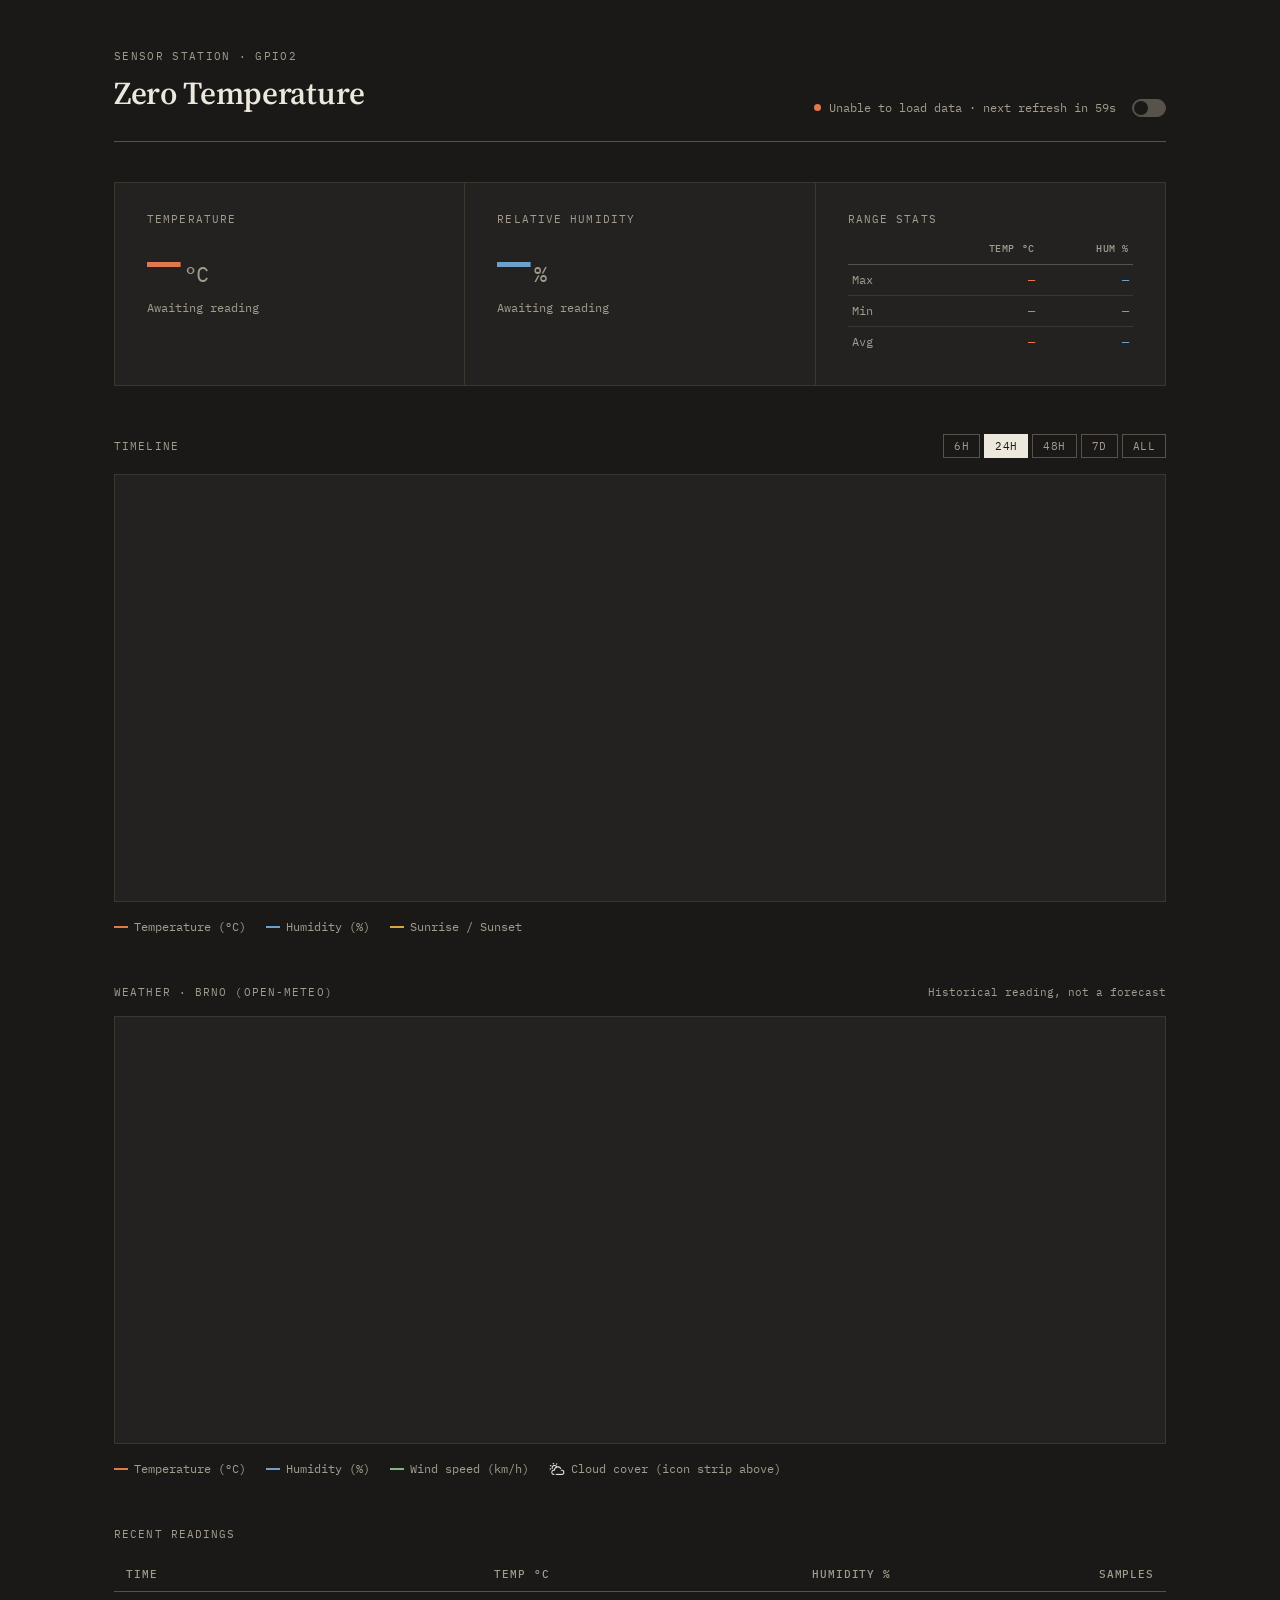
<file: web/index.html>
<!DOCTYPE html>
<html lang="en">
<head>
<meta charset="UTF-8">
<meta name="viewport" content="width=device-width, initial-scale=1.0">
<title>Zero</title>
<script>
  if (localStorage.getItem('theme') === 'light') {
    document.documentElement.setAttribute('data-theme', 'light');
  }
</script>
<link rel="preconnect" href="https://fonts.googleapis.com">
<link rel="preconnect" href="https://fonts.gstatic.com" crossorigin>
<link href="https://fonts.googleapis.com/css2?family=Source+Serif+4:opsz,wght@8..60,400;8..60,600&family=IBM+Plex+Mono:wght@400;500;600&display=swap" rel="stylesheet">
<link rel="stylesheet" href="css/style.css">
<link rel="icon" id="favicon" href="icon/thermometer-48.png">
</head>
<body>
<div class="page">

  <header>
    <div class="title-block">
      <span class="eyebrow">Sensor Station · GPIO2</span>
      <h1>Zero Temperature</h1>
    </div>
    <div class="header-right">
      <div class="status">
        <span class="pulse-dot"></span>
        <span id="last-updated">Loading…</span>
      </div>
      <label class="theme-toggle" title="Toggle light/dark theme">
        <input type="checkbox" id="theme-switch">
        <span class="theme-toggle-track"><span class="theme-toggle-thumb"></span></span>
      </label>
    </div>
  </header>

  <div class="hero" id="hero">
    <div class="hero-cell">
      <span class="hero-label">Temperature</span>
      <div class="hero-value temp" id="current-temp">—<span class="hero-unit">°C</span><span class="trend-badge" id="temp-trend"></span></div>
      <span class="hero-meta" id="temp-meta">Awaiting reading</span>
    </div>
    <div class="hero-cell">
      <span class="hero-label">Relative Humidity</span>
      <div class="hero-value humidity" id="current-humidity">—<span class="hero-unit">%</span></div>
      <span class="hero-meta" id="humidity-meta">Awaiting reading</span>
    </div>
    <div class="hero-cell stats-cell">
      <span class="hero-label">Range Stats</span>
      <table id="stats-table">
        <thead>
          <tr><th></th><th>Temp °C</th><th>Hum %</th></tr>
        </thead>
        <tbody>
          <tr><td>Max</td><td class="temp-cell" id="stat-temp-max">—</td><td class="humidity-cell" id="stat-hum-max">—</td></tr>
          <tr><td>Min</td><td class="temp-cell" id="stat-temp-min">—</td><td class="humidity-cell" id="stat-hum-min">—</td></tr>
          <tr><td>Avg</td><td class="temp-cell" id="stat-temp-avg">—</td><td class="humidity-cell" id="stat-hum-avg">—</td></tr>
        </tbody>
      </table>
    </div>
  </div>

  <div class="section-label">
    <span>Timeline</span>
    <div class="range-buttons" id="range-buttons">
      <button class="range-btn" data-delta="-6 hours">6H</button>
      <button class="range-btn active" data-delta="-24 hours">24H</button>
      <button class="range-btn" data-delta="-48 hours">48H</button>
      <button class="range-btn" data-delta="-7 days">7D</button>
      <button class="range-btn" data-delta="-8760 hours">ALL</button>
    </div>
  </div>

  <div class="chart-frame">
    <svg id="chart" viewBox="0 0 1040 400" width="100%" preserveAspectRatio="xMidYMid meet"></svg>
  </div>

  <div class="legend">
    <div class="legend-item"><span class="legend-swatch temp"></span> Temperature (°C)</div>
    <div class="legend-item"><span class="legend-swatch humidity"></span> Humidity (%)</div>
    <div class="legend-item"><span class="legend-swatch sun"></span> Sunrise / Sunset</div>
  </div>

  <div class="section-label">
    <span>Weather · Brno (Open-Meteo)</span>
    <span class="weather-note">Historical reading, not a forecast</span>
  </div>

  <div class="chart-frame">
    <svg id="chart-weather" viewBox="0 0 1040 400" width="100%" preserveAspectRatio="xMidYMid meet"></svg>
  </div>

  <div class="legend">
    <div class="legend-item"><span class="legend-swatch temp"></span> Temperature (°C)</div>
    <div class="legend-item"><span class="legend-swatch humidity"></span> Humidity (%)</div>
    <div class="legend-item"><span class="legend-swatch wind"></span> Wind speed (km/h)</div>
    <div class="legend-item"><img class="legend-icon" src="icon/partly-cloudy-day-48.png" alt=""> Cloud cover (icon strip above)</div>
  </div>

  <div class="section-label">Recent Readings</div>
  <table id="log-table">
    <thead>
      <tr>
        <th>Time</th>
        <th>Temp °C</th>
        <th>Humidity %</th>
        <th>Samples</th>
      </tr>
    </thead>
    <tbody id="log-body"></tbody>
  </table>

  <div class="empty-state" id="empty-state" style="display:none;">
    <strong>No readings yet</strong>
    The logger hasn't written any data. Check that dht22_logger.py is running and the export job has run at least once.
  </div>

  <footer>
    <span id="footer-count">—</span>
    <span id="footer-generated">—</span>
  </footer>

</div>

<script src="js/script.js"></script>
</body>
</html>
</file>
<file: web/css/style.css>
:root {
  /* Dark theme (default) */
  --paper: #1B1917;
  --paper-raised: #242220;
  --ink: #EDE8DE;
  --ink-soft: #A39C8E;
  --line: #3A372F;
  --line-strong: #57524A;
  --temp: #E2784D;
  --temp-soft: #4A3326;
  --humidity: #6FA0C9;
  --humidity-soft: #1F3548;
  --sun: #D9A441;
  --wind: #7DB88A;
  --serif: 'Source Serif 4', Georgia, serif;
  --mono: 'IBM Plex Mono', 'SF Mono', Consolas, monospace;
}

:root[data-theme="light"] {
  --paper: #F7F3EC;
  --paper-raised: #FBF9F4;
  --ink: #1C1A17;
  --ink-soft: #5C564C;
  --line: #D8D2C4;
  --line-strong: #B7AF9D;
  --temp: #C1502E;
  --temp-soft: #E8C3B5;
  --humidity: #3A5A78;
  --humidity-soft: #C6D4DF;
  --sun: #B8860B;
  --wind: #4C8A5E;
}

* { box-sizing: border-box; }

body {
  margin: 0;
  background: var(--paper);
  color: var(--ink);
  font-family: var(--mono);
  line-height: 1.5;
  -webkit-font-smoothing: antialiased;
  transition: background-color 0.2s ease, color 0.2s ease;
}

.page {
  max-width: 1100px;
  margin: 0 auto;
  padding: 48px 24px 80px;
}

/* -- Header ---------------------------------------------- */
header {
  border-bottom: 1px solid var(--line-strong);
  padding-bottom: 24px;
  margin-bottom: 40px;
  display: flex;
  justify-content: space-between;
  align-items: flex-end;
  flex-wrap: wrap;
  gap: 16px;
}

.title-block {
  display: flex;
  flex-direction: column;
  gap: 4px;
}

.eyebrow {
  font-size: 11px;
  letter-spacing: 0.12em;
  text-transform: uppercase;
  color: var(--ink-soft);
}

h1 {
  font-family: var(--serif);
  font-weight: 600;
  font-size: 32px;
  margin: 0;
  letter-spacing: -0.01em;
}

.header-right {
  display: flex;
  align-items: center;
  gap: 16px;
}

.status {
  display: flex;
  align-items: center;
  gap: 8px;
  font-size: 12px;
  color: var(--ink-soft);
}

/* -- Theme toggle ----------------------------------------- */
.theme-toggle {
  display: inline-flex;
  align-items: center;
  cursor: pointer;
}

.theme-toggle input {
  position: absolute;
  width: 1px;
  height: 1px;
  opacity: 0;
}

.theme-toggle-track {
  display: inline-block;
  width: 34px;
  height: 18px;
  border-radius: 999px;
  background: var(--line-strong);
  border: 1px solid var(--line-strong);
  position: relative;
  transition: background-color 0.2s ease;
}

.theme-toggle-thumb {
  position: absolute;
  top: 1px;
  left: 1px;
  width: 14px;
  height: 14px;
  border-radius: 50%;
  background: var(--paper);
  transition: transform 0.2s ease;
}

.theme-toggle input:checked + .theme-toggle-track {
  background: var(--ink-soft);
}

.theme-toggle input:checked + .theme-toggle-track .theme-toggle-thumb {
  transform: translateX(16px);
}

.theme-toggle input:focus-visible + .theme-toggle-track {
  outline: 2px solid var(--ink-soft);
  outline-offset: 2px;
}

.pulse-dot {
  width: 7px;
  height: 7px;
  border-radius: 50%;
  background: var(--temp);
  animation: pulse 2.4s ease-in-out infinite;
}

@keyframes pulse {
  0%, 100% { opacity: 1; transform: scale(1); }
  50% { opacity: 0.4; transform: scale(0.78); }
}

@media (prefers-reduced-motion: reduce) {
  .pulse-dot { animation: none; }
}

/* -- Hero reading ---------------------------------------- */
.hero {
  display: grid;
  grid-template-columns: 1fr 1fr 1fr;
  gap: 1px;
  background: var(--line);
  border: 1px solid var(--line);
  margin-bottom: 48px;
}

.hero-cell {
  background: var(--paper-raised);
  padding: 28px 32px;
  display: flex;
  flex-direction: column;
  gap: 6px;
}

.hero-label {
  font-size: 11px;
  letter-spacing: 0.1em;
  text-transform: uppercase;
  color: var(--ink-soft);
}

.hero-value {
  font-size: 56px;
  font-weight: 500;
  line-height: 1;
  letter-spacing: -0.02em;
  display: flex;
  align-items: baseline;
  gap: 4px;
}

.hero-value.temp { color: var(--temp); }
.hero-value.humidity { color: var(--humidity); }

.hero-unit {
  font-size: 22px;
  color: var(--ink-soft);
  font-weight: 400;
}

.trend-badge {
  font-size: 18px;
  font-weight: 400;
  margin-left: 6px;
}

.trend-badge.trend-up { color: #D9534F; }
.trend-badge.trend-down { color: var(--humidity); }
.trend-badge.trend-flat { color: var(--ink-soft); }

.hero-meta {
  font-size: 12px;
  color: var(--ink-soft);
  margin-top: 4px;
}

/* -- Chart section --------------------------------------- */
.section-label {
  font-size: 11px;
  letter-spacing: 0.1em;
  text-transform: uppercase;
  color: var(--ink-soft);
  margin-bottom: 16px;
  display: flex;
  justify-content: space-between;
  align-items: center;
}

.range-buttons {
  display: flex;
  gap: 4px;
}

.range-btn {
  font-family: var(--mono);
  font-size: 11px;
  background: none;
  border: 1px solid var(--line-strong);
  color: var(--ink-soft);
  padding: 4px 10px;
  cursor: pointer;
  letter-spacing: 0.04em;
}

.range-btn:hover { border-color: var(--ink); color: var(--ink); }

.range-btn.active {
  background: var(--ink);
  color: var(--paper);
  border-color: var(--ink);
}

.chart-frame {
  border: 1px solid var(--line);
  background: var(--paper-raised);
  padding: 20px 16px 8px;
  margin-bottom: 16px;
}

.chart-frame svg {
  cursor: grab;
}

.chart-frame svg.dragging {
  cursor: grabbing;
}

.stats-cell { justify-content: center; }

#stats-table {
  width: 100%;
  font-size: 12px;
  margin-top: 4px;
}

#stats-table thead th {
  font-size: 10px;
  letter-spacing: 0.06em;
  text-transform: uppercase;
  color: var(--ink-soft);
  font-weight: 500;
  padding: 4px 4px 8px;
  text-align: right;
  border-bottom: 1px solid var(--line-strong);
}

#stats-table thead th:first-child { text-align: left; }

#stats-table tbody td {
  padding: 6px 4px;
  text-align: right;
  border-bottom: 1px solid var(--line);
}

#stats-table tbody td:first-child {
  text-align: left;
  color: var(--ink-soft);
}

#stats-table tbody tr:last-child td { border-bottom: none; }

.legend {
  display: flex;
  gap: 20px;
  margin-bottom: 48px;
  font-size: 12px;
  color: var(--ink-soft);
}

.legend-item {
  display: flex;
  align-items: center;
  gap: 6px;
}

.legend-swatch {
  width: 14px;
  height: 2px;
}
.legend-swatch.temp { background: var(--temp); }
.legend-swatch.humidity { background: var(--humidity); }
.legend-swatch.sun { background: var(--sun); }
.legend-swatch.wind { background: var(--wind); }

.legend-icon {
  width: 16px;
  height: 16px;
  vertical-align: middle;
}

/* The icon assets are dark strokes on transparent backgrounds, so they
   nearly disappear against the dark theme's near-black panels. Inverting
   turns black into white; light theme leaves them untouched since black
   already reads fine there. */
.legend-icon,
.weather-icon {
  filter: invert(1);
}

:root[data-theme="light"] .legend-icon,
:root[data-theme="light"] .weather-icon {
  filter: none;
}

.weather-note {
  font-size: 11px;
  letter-spacing: normal;
  text-transform: none;
  color: var(--ink-soft);
}

svg text {
  font-family: var(--mono);
  fill: var(--ink-soft);
}

/* -- Log table ------------------------------------------- */
table {
  width: 100%;
  border-collapse: collapse;
  font-size: 13px;
}

thead th {
  text-align: left;
  font-size: 11px;
  letter-spacing: 0.08em;
  text-transform: uppercase;
  color: var(--ink-soft);
  font-weight: 500;
  padding: 8px 12px;
  border-bottom: 1px solid var(--line-strong);
}

thead th:not(:first-child),
tbody td:not(:first-child) {
  text-align: right;
}

tbody td {
  padding: 7px 12px;
  border-bottom: 1px solid var(--line);
  color: var(--ink);
}

tbody tr:hover { background: var(--paper-raised); }

tbody td.temp-cell { color: var(--temp); }
tbody td.humidity-cell { color: var(--humidity); }

.empty-state {
  text-align: center;
  padding: 64px 24px;
  color: var(--ink-soft);
  border: 1px dashed var(--line-strong);
}

.empty-state strong {
  display: block;
  color: var(--ink);
  font-family: var(--serif);
  font-size: 18px;
  margin-bottom: 8px;
  font-weight: 600;
}

footer {
  margin-top: 56px;
  padding-top: 16px;
  border-top: 1px solid var(--line);
  font-size: 11px;
  color: var(--ink-soft);
  display: flex;
  justify-content: space-between;
  flex-wrap: wrap;
  gap: 8px;
}

@media (max-width: 600px) {
  .hero { grid-template-columns: 1fr; }
  .hero-value { font-size: 44px; }
  h1 { font-size: 26px; }
  .page { padding: 32px 16px 60px; }
  thead th:nth-child(4), tbody td:nth-child(4) { display: none; }
}
</file>
<file: rpi-zero/web/css/style.css>
:root {
  /* Dark theme (default) */
  --paper: #1B1917;
  --paper-raised: #242220;
  --ink: #EDE8DE;
  --ink-soft: #A39C8E;
  --line: #3A372F;
  --line-strong: #57524A;
  --temp: #E2784D;
  --temp-soft: #4A3326;
  --humidity: #6FA0C9;
  --humidity-soft: #1F3548;
  --sun: #D9A441;
  --wind: #7DB88A;
  --serif: 'Source Serif 4', Georgia, serif;
  --mono: 'IBM Plex Mono', 'SF Mono', Consolas, monospace;
}

:root[data-theme="light"] {
  --paper: #F7F3EC;
  --paper-raised: #FBF9F4;
  --ink: #1C1A17;
  --ink-soft: #5C564C;
  --line: #D8D2C4;
  --line-strong: #B7AF9D;
  --temp: #C1502E;
  --temp-soft: #E8C3B5;
  --humidity: #3A5A78;
  --humidity-soft: #C6D4DF;
  --sun: #B8860B;
  --wind: #4C8A5E;
}

* { box-sizing: border-box; }

body {
  margin: 0;
  background: var(--paper);
  color: var(--ink);
  font-family: var(--mono);
  line-height: 1.5;
  -webkit-font-smoothing: antialiased;
  transition: background-color 0.2s ease, color 0.2s ease;
}

.page {
  max-width: 1100px;
  margin: 0 auto;
  padding: 48px 24px 80px;
}

/* -- Header ---------------------------------------------- */
header {
  border-bottom: 1px solid var(--line-strong);
  padding-bottom: 24px;
  margin-bottom: 40px;
  display: flex;
  justify-content: space-between;
  align-items: flex-end;
  flex-wrap: wrap;
  gap: 16px;
}

.title-block {
  display: flex;
  flex-direction: column;
  gap: 4px;
}

.eyebrow {
  font-size: 11px;
  letter-spacing: 0.12em;
  text-transform: uppercase;
  color: var(--ink-soft);
}

h1 {
  font-family: var(--serif);
  font-weight: 600;
  font-size: 32px;
  margin: 0;
  letter-spacing: -0.01em;
}

.header-right {
  display: flex;
  align-items: center;
  gap: 16px;
}

.status {
  display: flex;
  align-items: center;
  gap: 8px;
  font-size: 12px;
  color: var(--ink-soft);
}

/* -- Theme toggle ----------------------------------------- */
.theme-toggle {
  display: inline-flex;
  align-items: center;
  cursor: pointer;
}

.theme-toggle input {
  position: absolute;
  width: 1px;
  height: 1px;
  opacity: 0;
}

.theme-toggle-track {
  display: inline-block;
  width: 34px;
  height: 18px;
  border-radius: 999px;
  background: var(--line-strong);
  border: 1px solid var(--line-strong);
  position: relative;
  transition: background-color 0.2s ease;
}

.theme-toggle-thumb {
  position: absolute;
  top: 1px;
  left: 1px;
  width: 14px;
  height: 14px;
  border-radius: 50%;
  background: var(--paper);
  transition: transform 0.2s ease;
}

.theme-toggle input:checked + .theme-toggle-track {
  background: var(--ink-soft);
}

.theme-toggle input:checked + .theme-toggle-track .theme-toggle-thumb {
  transform: translateX(16px);
}

.theme-toggle input:focus-visible + .theme-toggle-track {
  outline: 2px solid var(--ink-soft);
  outline-offset: 2px;
}

.pulse-dot {
  width: 7px;
  height: 7px;
  border-radius: 50%;
  background: var(--temp);
  animation: pulse 2.4s ease-in-out infinite;
}

@keyframes pulse {
  0%, 100% { opacity: 1; transform: scale(1); }
  50% { opacity: 0.4; transform: scale(0.78); }
}

@media (prefers-reduced-motion: reduce) {
  .pulse-dot { animation: none; }
}

/* -- Hero reading ---------------------------------------- */
.hero {
  display: grid;
  grid-template-columns: 1fr 1fr 1fr;
  gap: 1px;
  background: var(--line);
  border: 1px solid var(--line);
  margin-bottom: 48px;
}

.hero-cell {
  background: var(--paper-raised);
  padding: 28px 32px;
  display: flex;
  flex-direction: column;
  gap: 6px;
}

.hero-label {
  font-size: 11px;
  letter-spacing: 0.1em;
  text-transform: uppercase;
  color: var(--ink-soft);
}

.hero-value {
  font-size: 56px;
  font-weight: 500;
  line-height: 1;
  letter-spacing: -0.02em;
  display: flex;
  align-items: baseline;
  gap: 4px;
}

.hero-value.temp { color: var(--temp); }
.hero-value.humidity { color: var(--humidity); }

.hero-unit {
  font-size: 22px;
  color: var(--ink-soft);
  font-weight: 400;
}

.trend-badge {
  font-size: 18px;
  font-weight: 400;
  margin-left: 6px;
}

.trend-badge.trend-up { color: #D9534F; }
.trend-badge.trend-down { color: var(--humidity); }
.trend-badge.trend-flat { color: var(--ink-soft); }

.hero-meta {
  font-size: 12px;
  color: var(--ink-soft);
  margin-top: 4px;
}

/* -- Chart section --------------------------------------- */
.section-label {
  font-size: 11px;
  letter-spacing: 0.1em;
  text-transform: uppercase;
  color: var(--ink-soft);
  margin-bottom: 16px;
  display: flex;
  justify-content: space-between;
  align-items: center;
}

.range-buttons {
  display: flex;
  gap: 4px;
}

.range-btn {
  font-family: var(--mono);
  font-size: 11px;
  background: none;
  border: 1px solid var(--line-strong);
  color: var(--ink-soft);
  padding: 4px 10px;
  cursor: pointer;
  letter-spacing: 0.04em;
}

.range-btn:hover { border-color: var(--ink); color: var(--ink); }

.range-btn.active {
  background: var(--ink);
  color: var(--paper);
  border-color: var(--ink);
}

.chart-frame {
  border: 1px solid var(--line);
  background: var(--paper-raised);
  padding: 20px 16px 8px;
  margin-bottom: 16px;
}

.chart-frame svg {
  cursor: grab;
}

.chart-frame svg.dragging {
  cursor: grabbing;
}

.stats-cell { justify-content: center; }

#stats-table {
  width: 100%;
  font-size: 12px;
  margin-top: 4px;
}

#stats-table thead th {
  font-size: 10px;
  letter-spacing: 0.06em;
  text-transform: uppercase;
  color: var(--ink-soft);
  font-weight: 500;
  padding: 4px 4px 8px;
  text-align: right;
  border-bottom: 1px solid var(--line-strong);
}

#stats-table thead th:first-child { text-align: left; }

#stats-table tbody td {
  padding: 6px 4px;
  text-align: right;
  border-bottom: 1px solid var(--line);
}

#stats-table tbody td:first-child {
  text-align: left;
  color: var(--ink-soft);
}

#stats-table tbody tr:last-child td { border-bottom: none; }

.legend {
  display: flex;
  gap: 20px;
  margin-bottom: 48px;
  font-size: 12px;
  color: var(--ink-soft);
}

.legend-item {
  display: flex;
  align-items: center;
  gap: 6px;
}

.legend-swatch {
  width: 14px;
  height: 2px;
}
.legend-swatch.temp { background: var(--temp); }
.legend-swatch.humidity { background: var(--humidity); }
.legend-swatch.sun { background: var(--sun); }
.legend-swatch.wind { background: var(--wind); }

.legend-icon {
  width: 16px;
  height: 16px;
  vertical-align: middle;
}

/* The icon assets are dark strokes on transparent backgrounds, so they
   nearly disappear against the dark theme's near-black panels. Inverting
   turns black into white; light theme leaves them untouched since black
   already reads fine there. */
.legend-icon,
.weather-icon {
  filter: invert(1);
}

:root[data-theme="light"] .legend-icon,
:root[data-theme="light"] .weather-icon {
  filter: none;
}

.weather-note {
  font-size: 11px;
  letter-spacing: normal;
  text-transform: none;
  color: var(--ink-soft);
}

svg text {
  font-family: var(--mono);
  fill: var(--ink-soft);
}

/* -- Log table ------------------------------------------- */
table {
  width: 100%;
  border-collapse: collapse;
  font-size: 13px;
}

thead th {
  text-align: left;
  font-size: 11px;
  letter-spacing: 0.08em;
  text-transform: uppercase;
  color: var(--ink-soft);
  font-weight: 500;
  padding: 8px 12px;
  border-bottom: 1px solid var(--line-strong);
}

thead th:not(:first-child),
tbody td:not(:first-child) {
  text-align: right;
}

tbody td {
  padding: 7px 12px;
  border-bottom: 1px solid var(--line);
  color: var(--ink);
}

tbody tr:hover { background: var(--paper-raised); }

tbody td.temp-cell { color: var(--temp); }
tbody td.humidity-cell { color: var(--humidity); }

.empty-state {
  text-align: center;
  padding: 64px 24px;
  color: var(--ink-soft);
  border: 1px dashed var(--line-strong);
}

.empty-state strong {
  display: block;
  color: var(--ink);
  font-family: var(--serif);
  font-size: 18px;
  margin-bottom: 8px;
  font-weight: 600;
}

footer {
  margin-top: 56px;
  padding-top: 16px;
  border-top: 1px solid var(--line);
  font-size: 11px;
  color: var(--ink-soft);
  display: flex;
  justify-content: space-between;
  flex-wrap: wrap;
  gap: 8px;
}

@media (max-width: 600px) {
  .hero { grid-template-columns: 1fr; }
  .hero-value { font-size: 44px; }
  h1 { font-size: 26px; }
  .page { padding: 32px 16px 60px; }
  thead th:nth-child(4), tbody td:nth-child(4) { display: none; }
}
</file>
